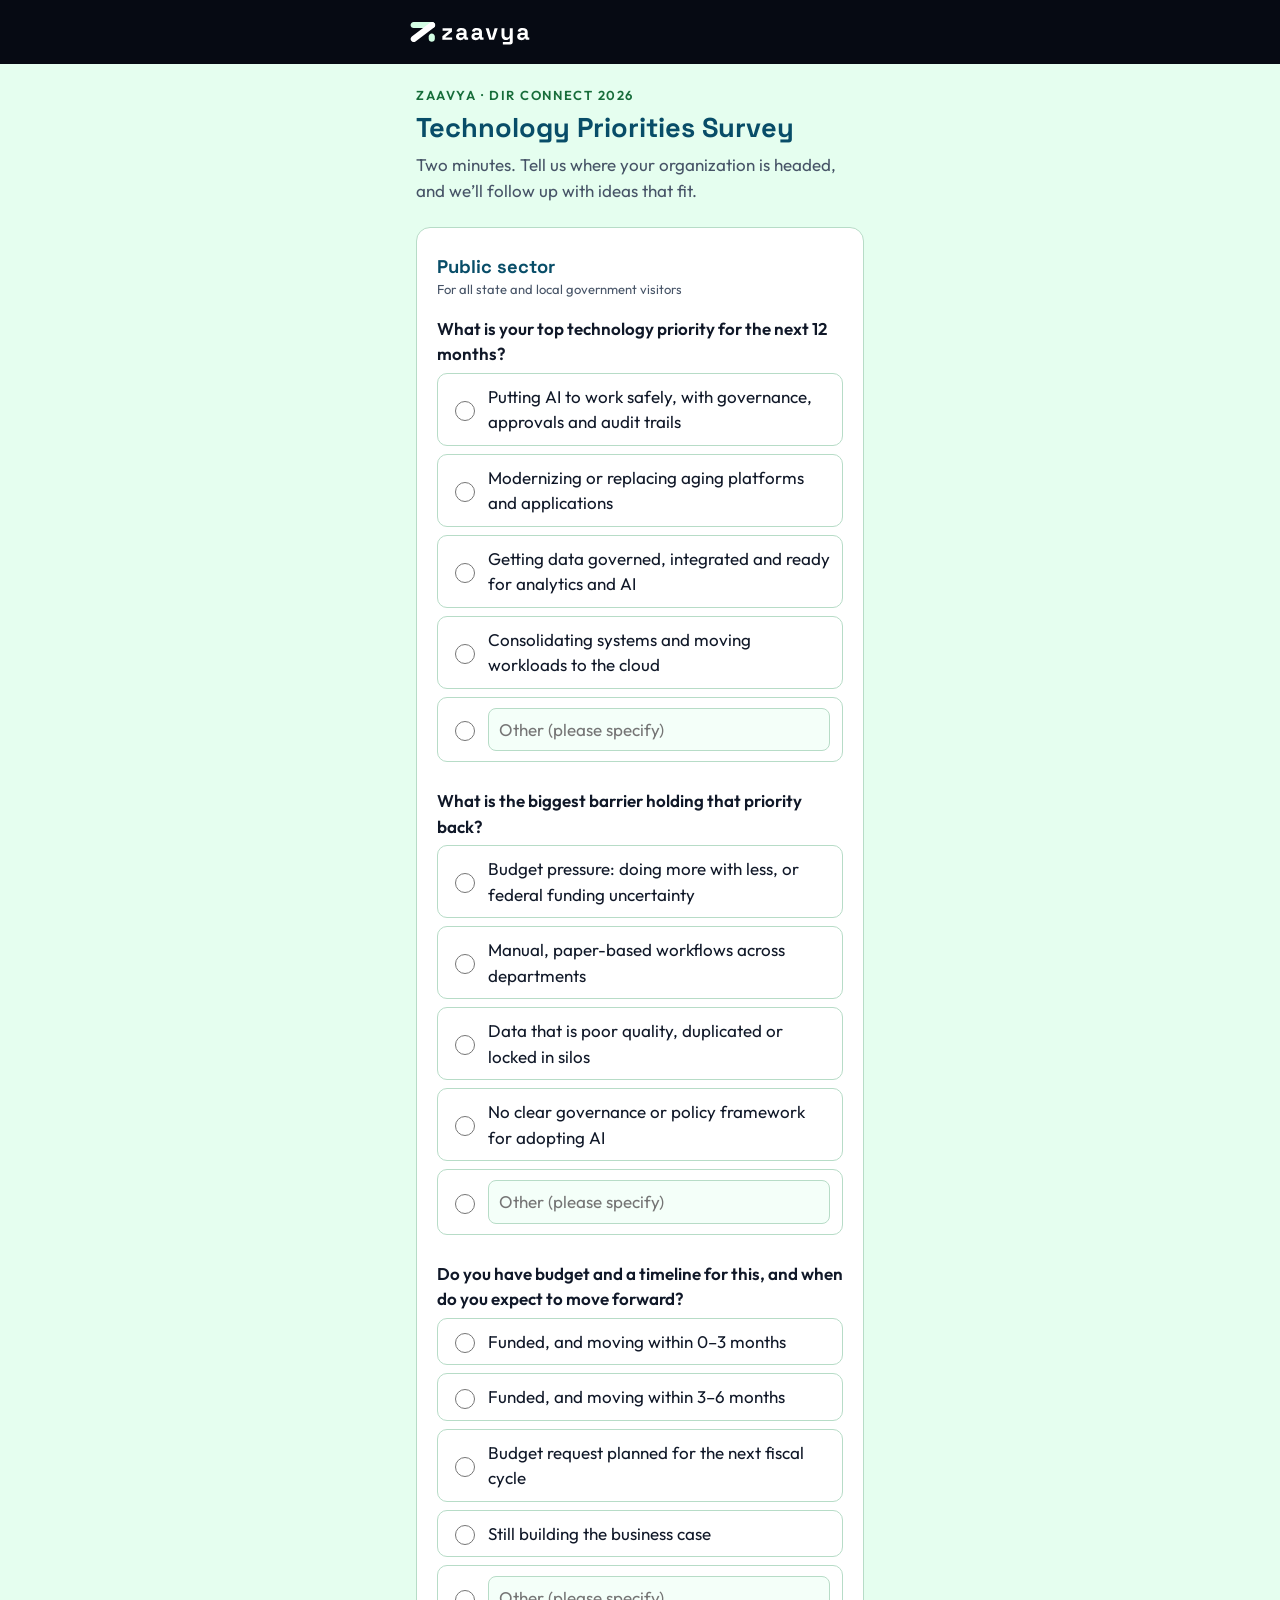
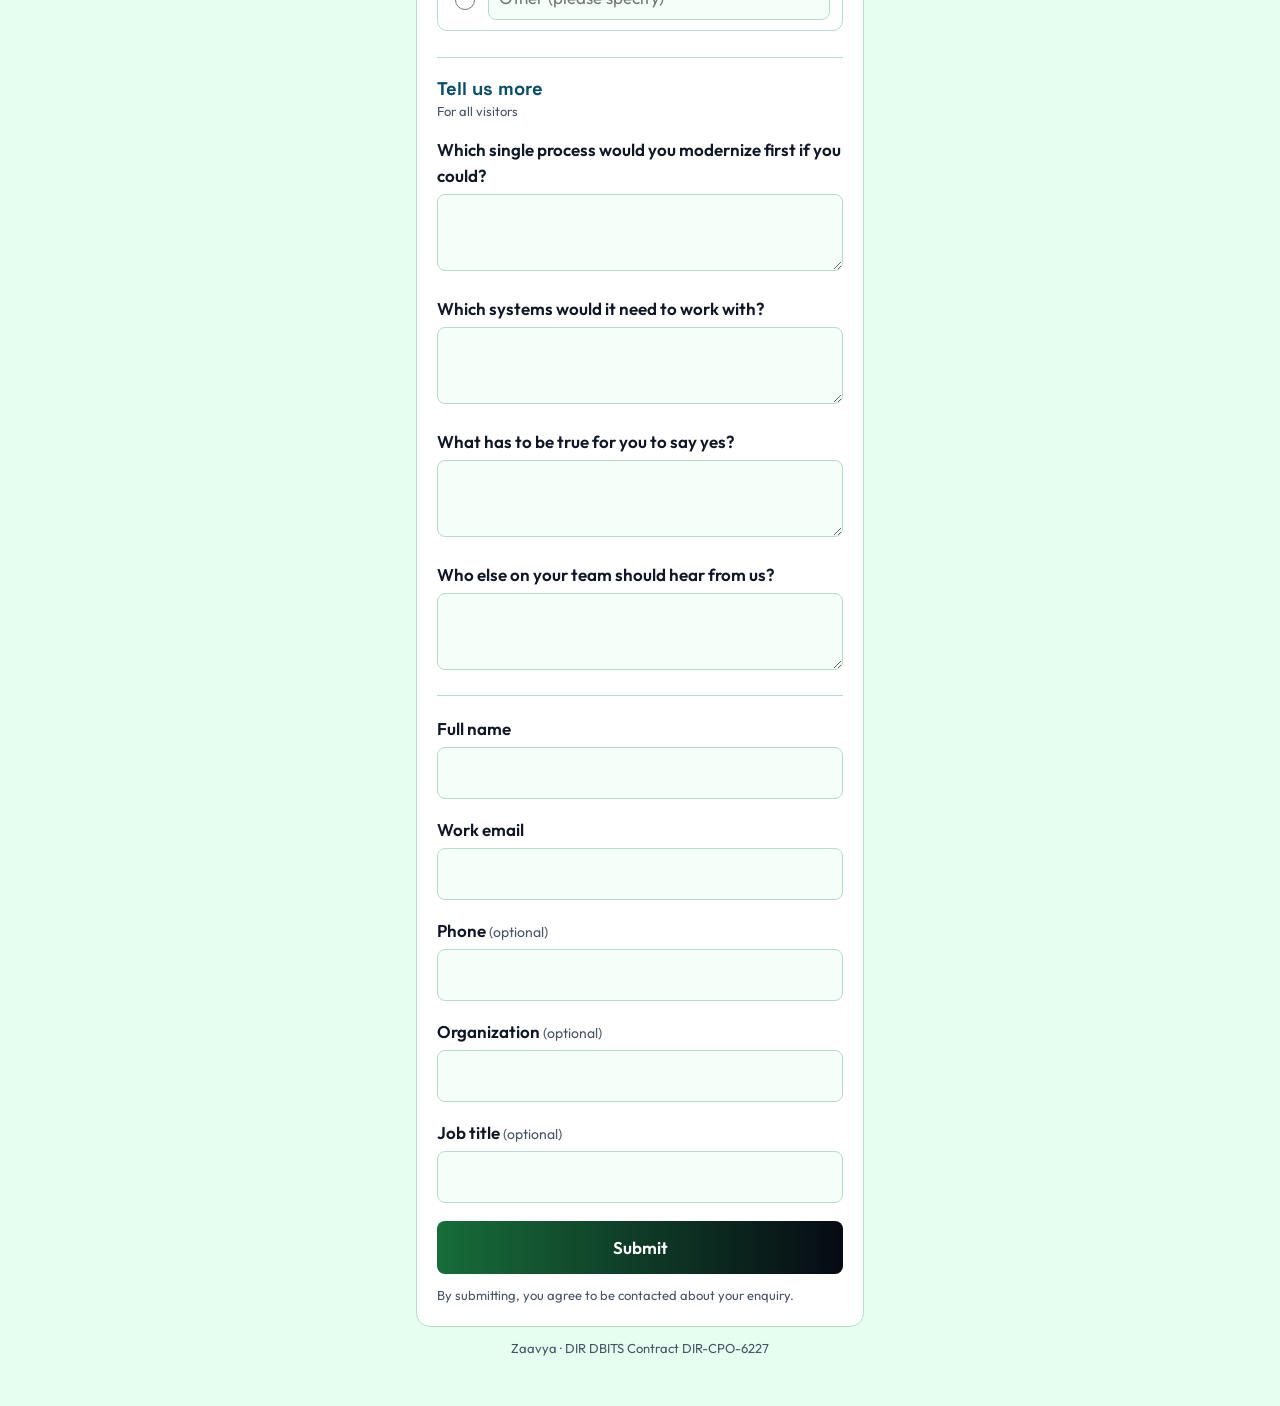
<file: index.html>
<!doctype html>
<meta charset="utf-8">
<meta name="robots" content="noindex">
<title>Opening…</title>
<script>
// Old address kept alive for links and QR codes already shared; tracking tags are passed along.
var p = new URLSearchParams(location.search);
var dest = p.has("staff") ? "booth/" : p.get("f") === "healthcare" ? "healthcare/" : "assessment/";
p.delete("staff");
p.delete("f");
var q = p.toString();
location.replace("" + dest + (q ? "?" + q : ""));
</script>
</file>
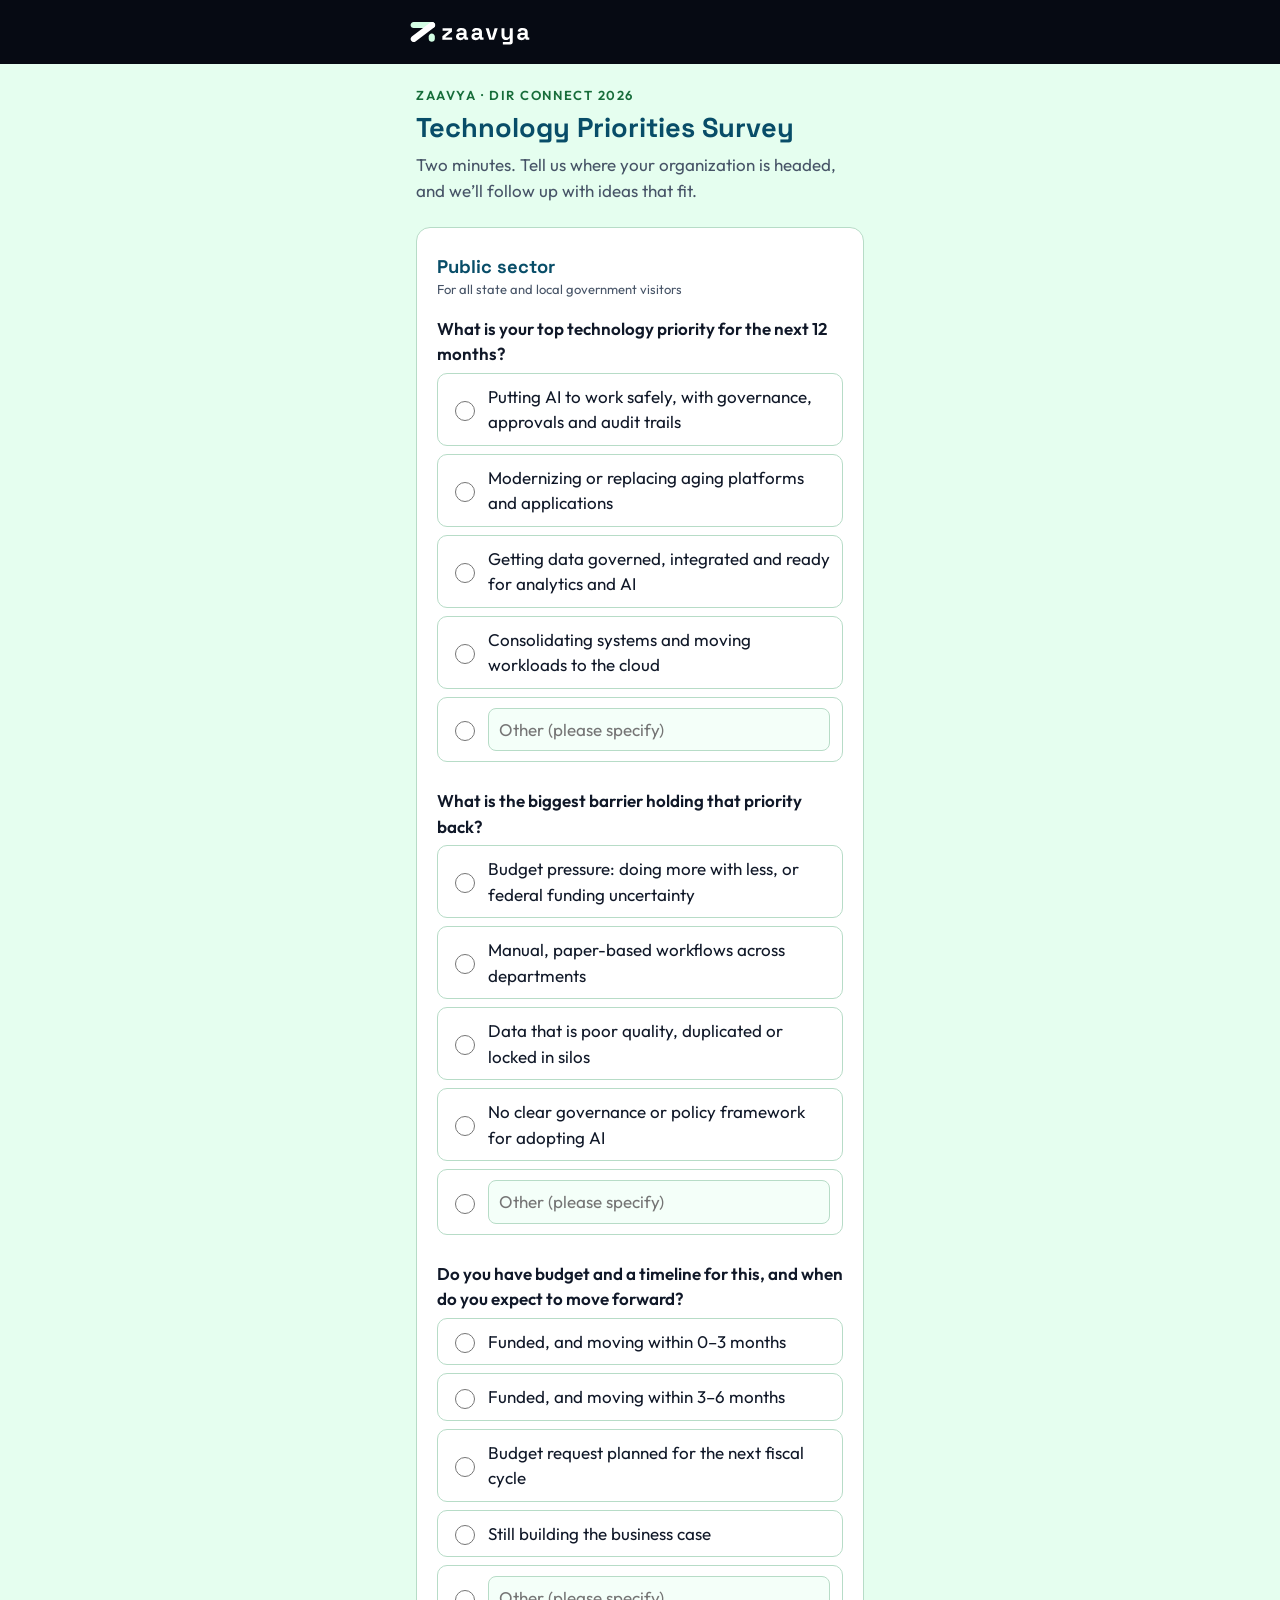
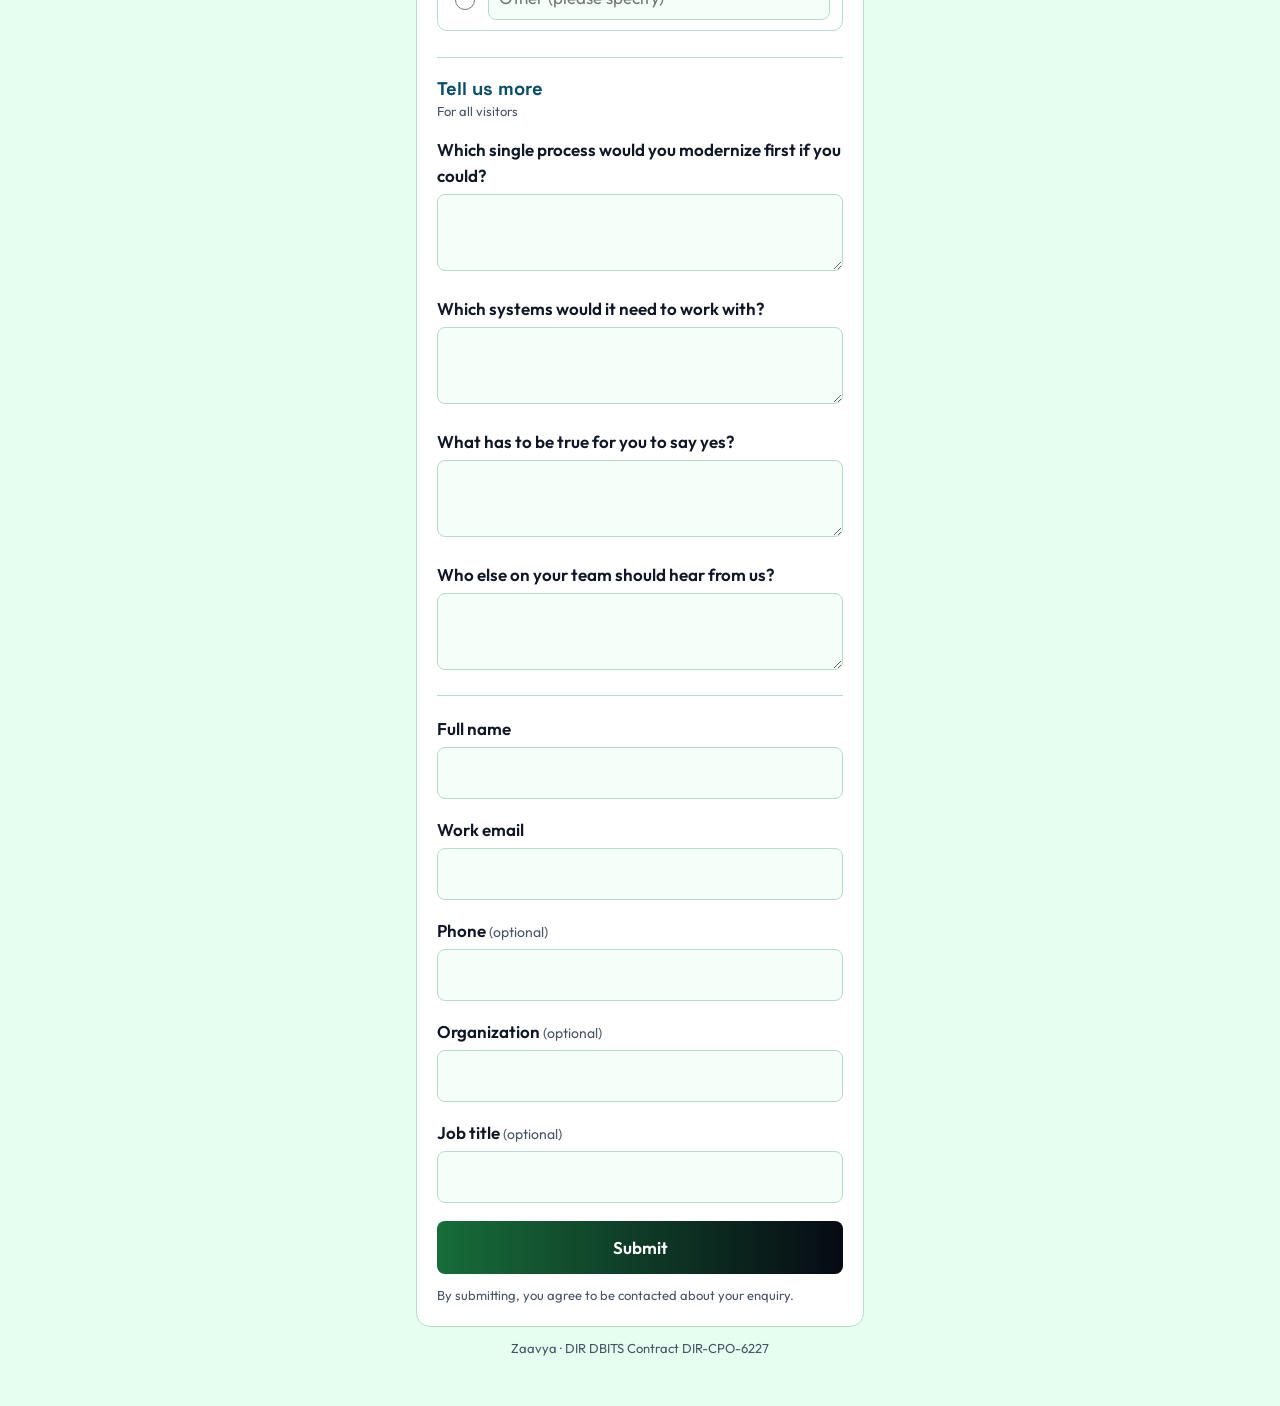
<file: assessment/index.html>
<!doctype html>
<html lang="en">
<head>
<meta charset="utf-8">
<meta name="viewport" content="width=device-width, initial-scale=1">
<meta name="robots" content="noindex">
<title>Get in touch</title>
<link rel="stylesheet" href="../app.css?v=1791460948">
</head>
<body data-form="general">
<script src="../forms.config.js?v=1791460948"></script>
<script src="../app.js?v=1791460948"></script>
</body>
</html>
</file>
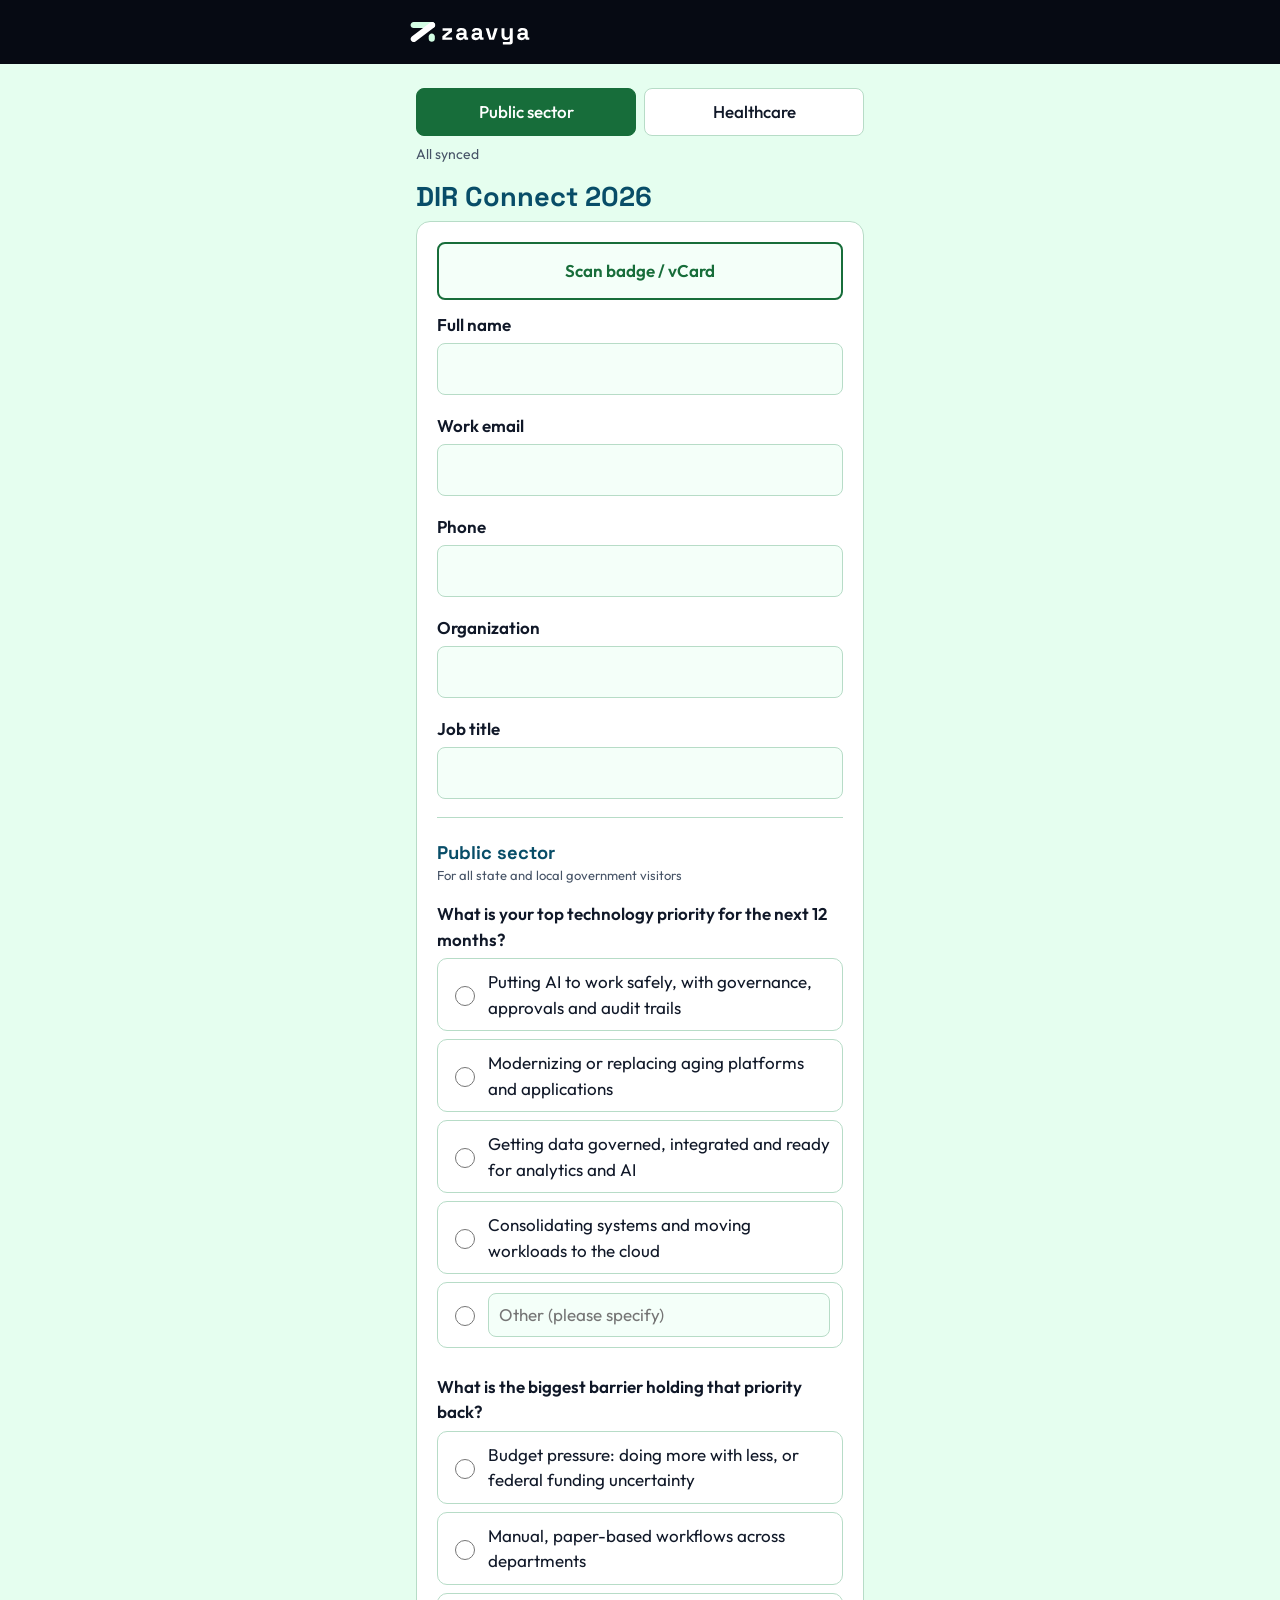
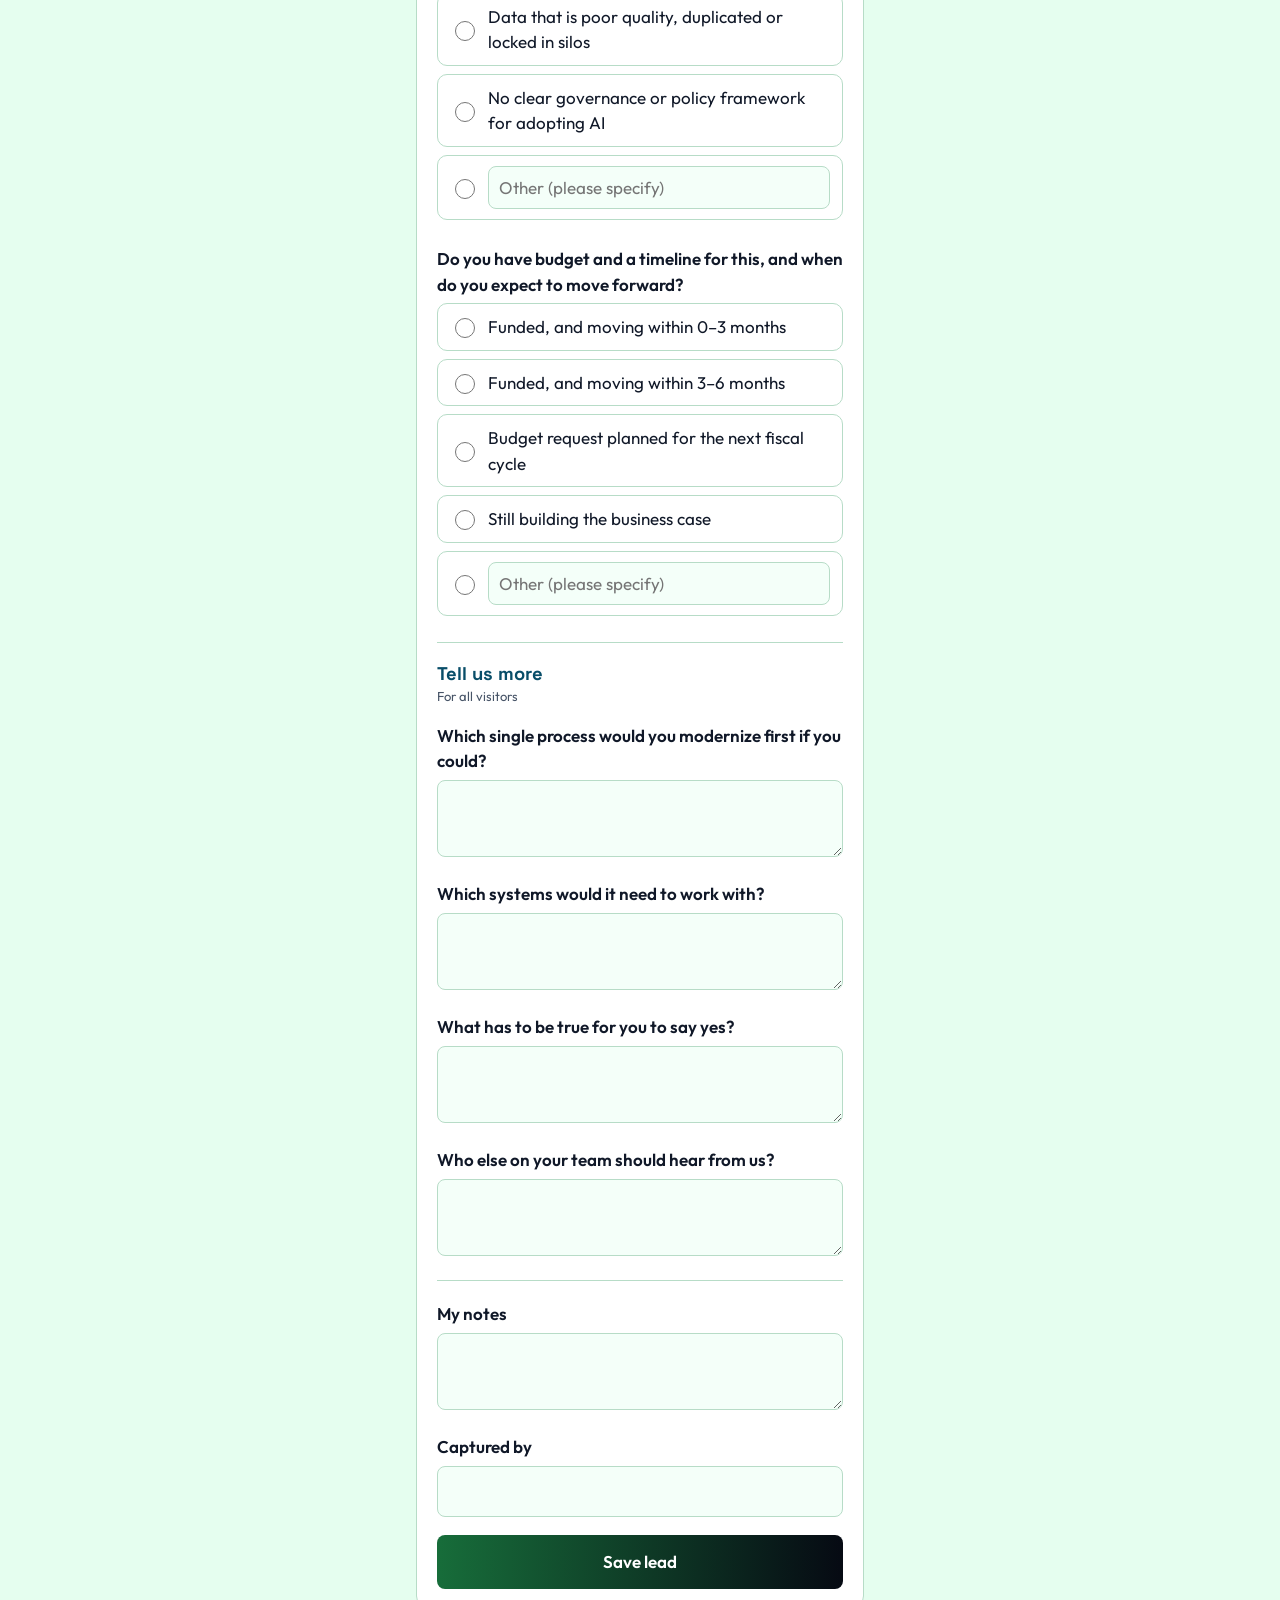
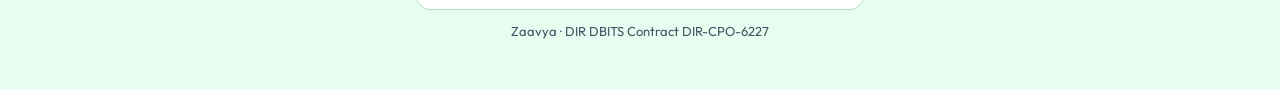
<file: booth/index.html>
<!doctype html>
<html lang="en">
<head>
<meta charset="utf-8">
<meta name="viewport" content="width=device-width, initial-scale=1">
<meta name="robots" content="noindex">
<link rel="manifest" href="../manifest.json">
<meta name="theme-color" content="#060a13">
<link rel="apple-touch-icon" href="../icons/icon-192.png">
<meta name="apple-mobile-web-app-capable" content="yes">
<title>Get in touch</title>
<link rel="stylesheet" href="../app.css?v=1791460948">
</head>
<body data-mode="staff">
<script src="../forms.config.js?v=1791460948"></script>
<script src="../app.js?v=1791460948"></script>
</body>
</html>
</file>
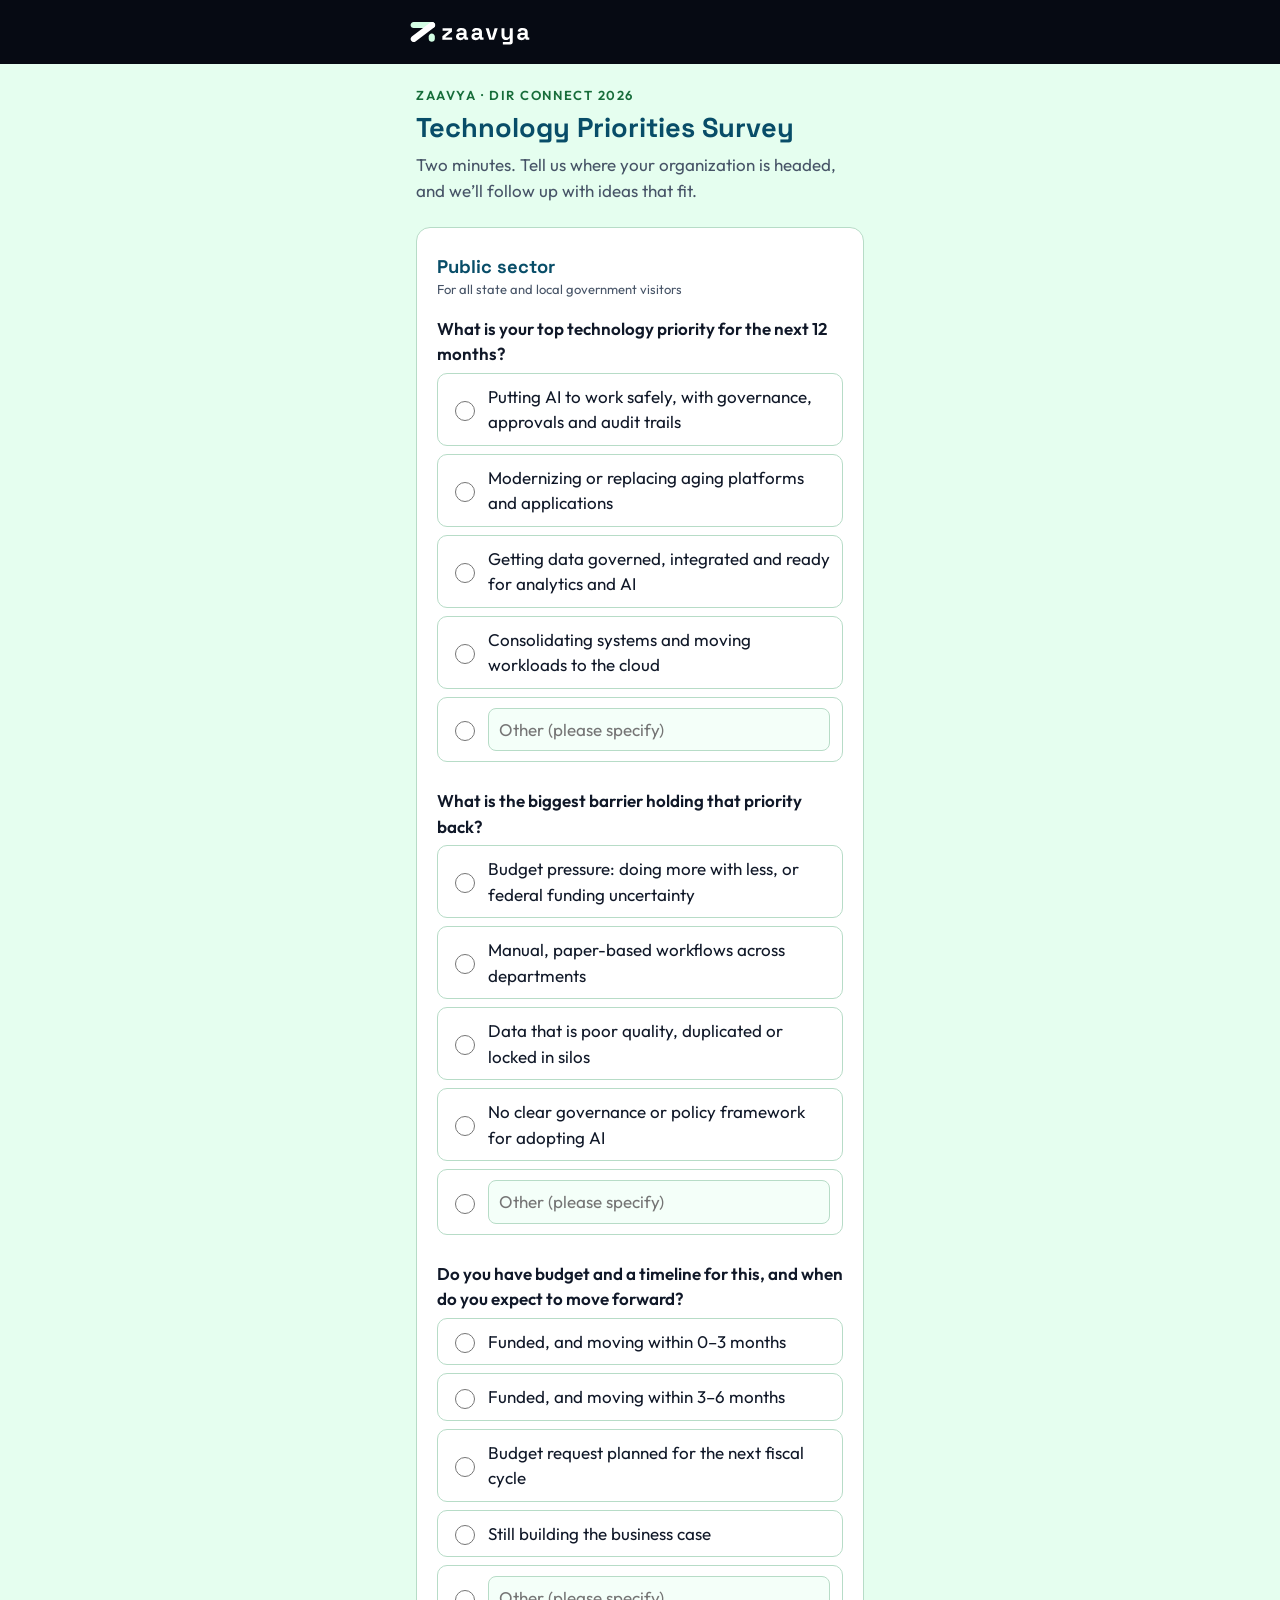
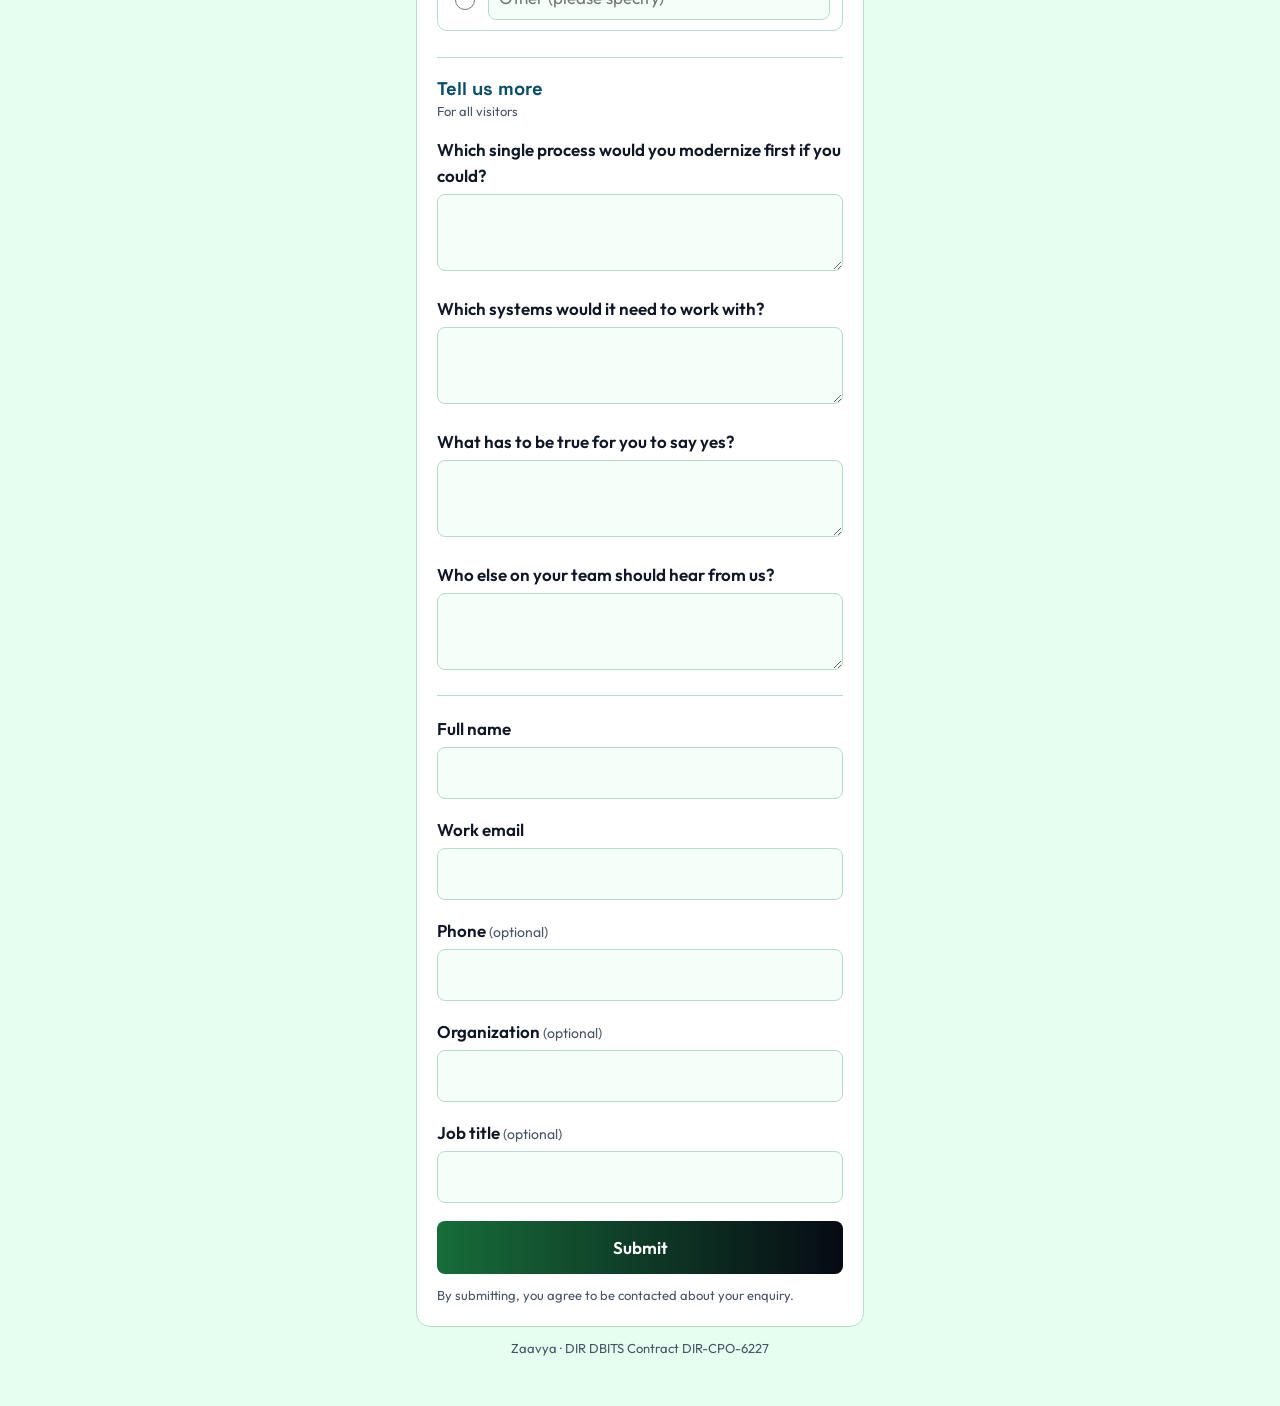
<file: dir-connect-26/index.html>
<!doctype html>
<meta charset="utf-8">
<meta name="robots" content="noindex">
<title>Opening…</title>
<script>
// Old address kept alive for links and QR codes already shared; tracking tags are passed along.
var p = new URLSearchParams(location.search);
var dest = p.has("staff") ? "booth/" : p.get("f") === "healthcare" ? "healthcare/" : "assessment/";
p.delete("staff");
p.delete("f");
var q = p.toString();
location.replace("../" + dest + (q ? "?" + q : ""));
</script>
</file>
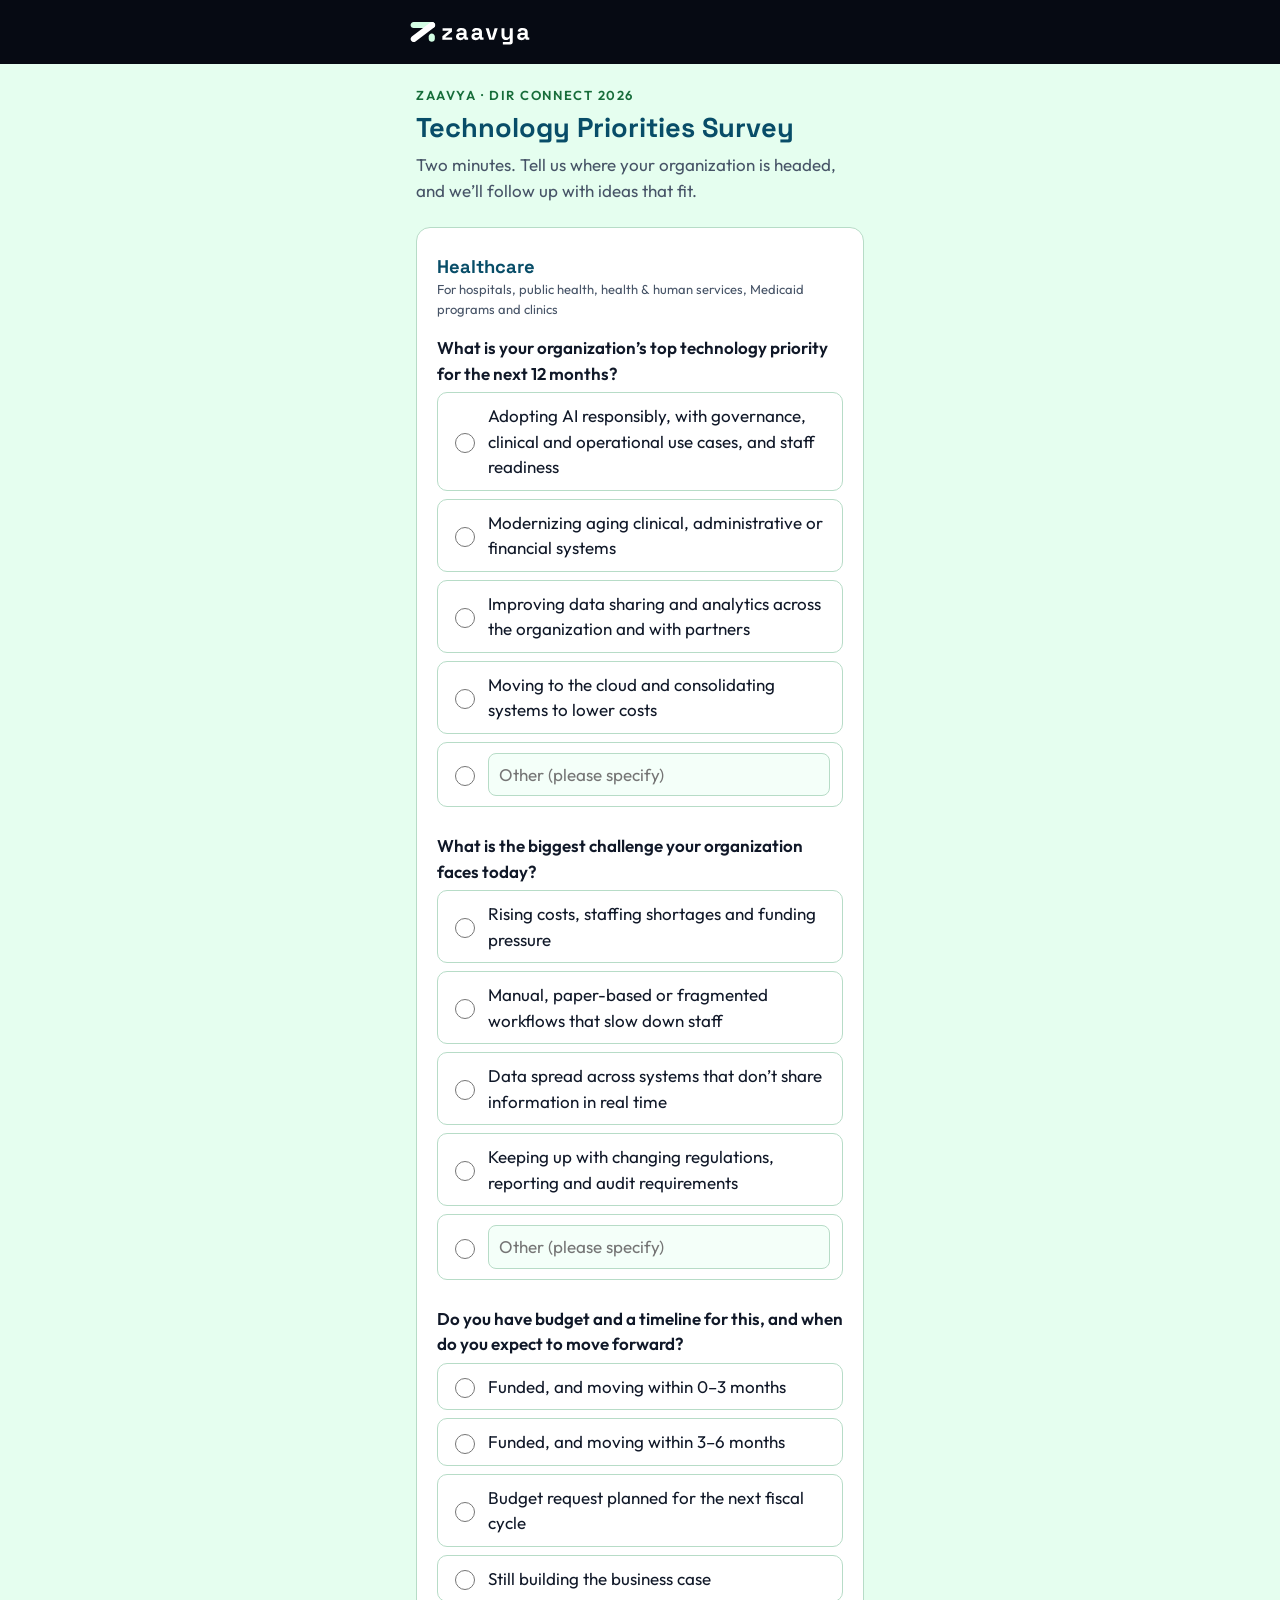
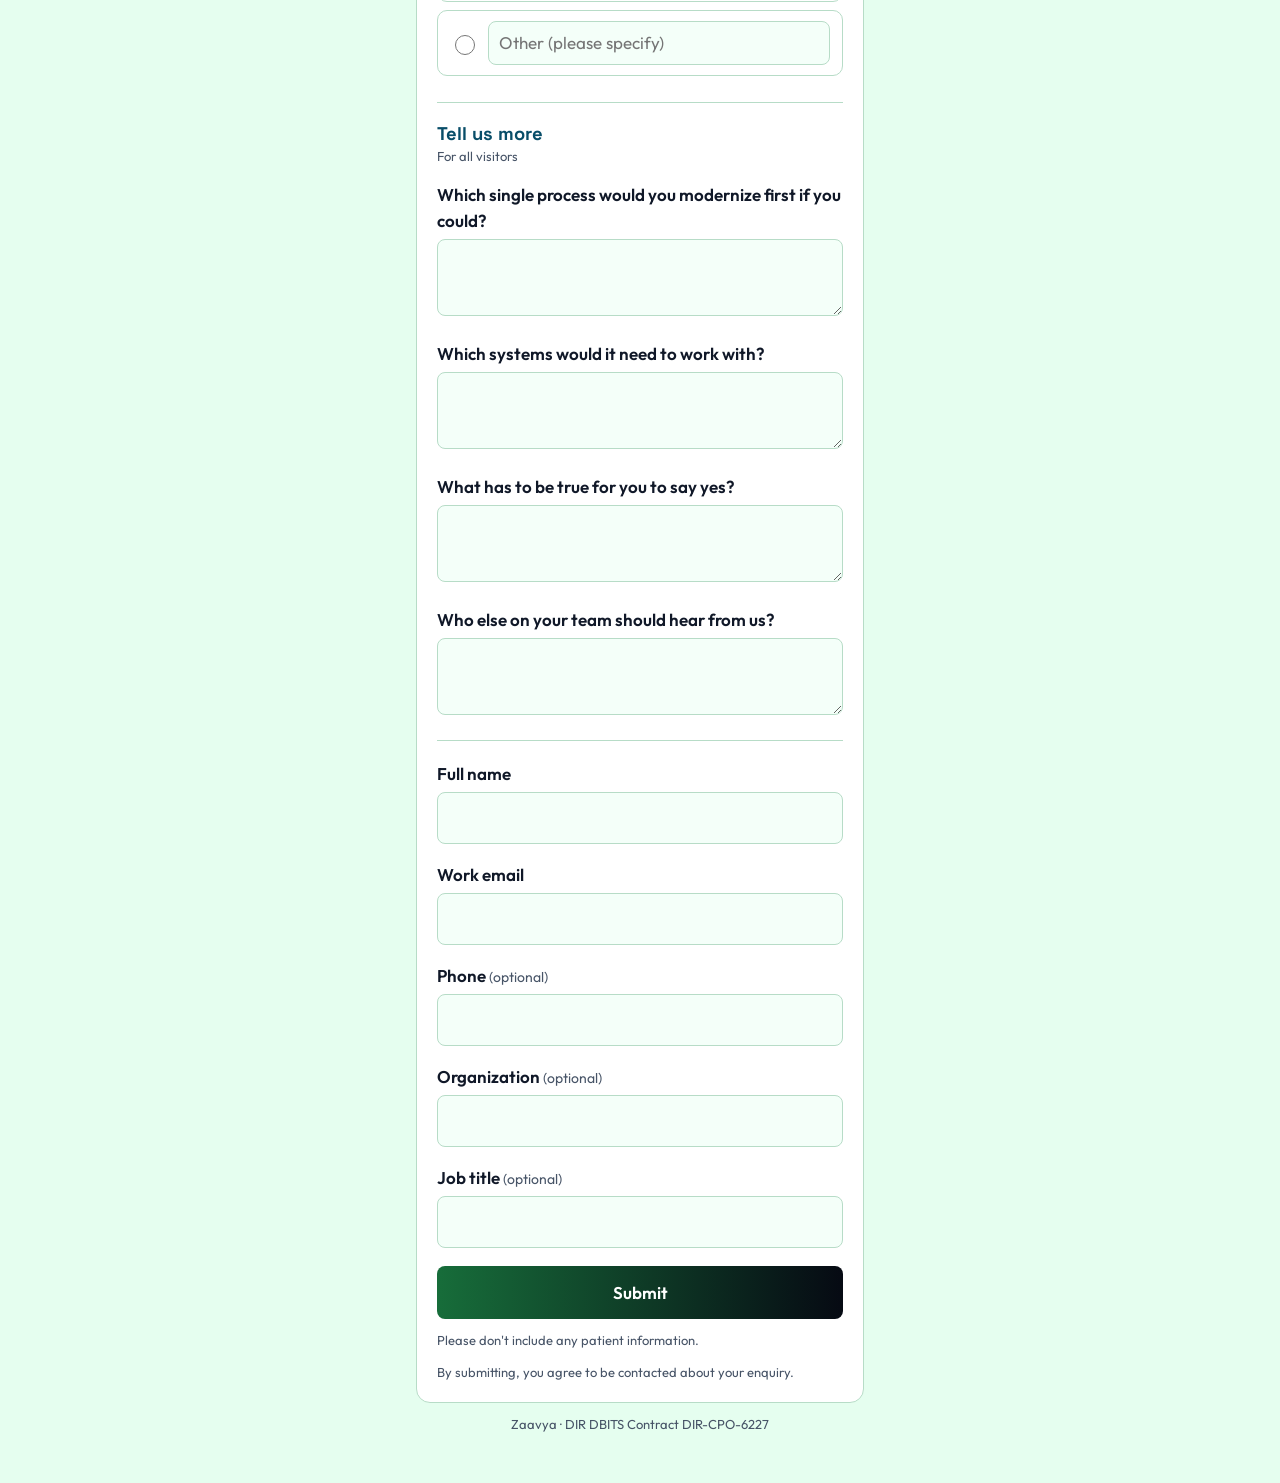
<file: healthcare/index.html>
<!doctype html>
<html lang="en">
<head>
<meta charset="utf-8">
<meta name="viewport" content="width=device-width, initial-scale=1">
<meta name="robots" content="noindex">
<title>Get in touch</title>
<link rel="stylesheet" href="../app.css?v=1791460948">
</head>
<body data-form="healthcare">
<script src="../forms.config.js?v=1791460948"></script>
<script src="../app.js?v=1791460948"></script>
</body>
</html>
</file>
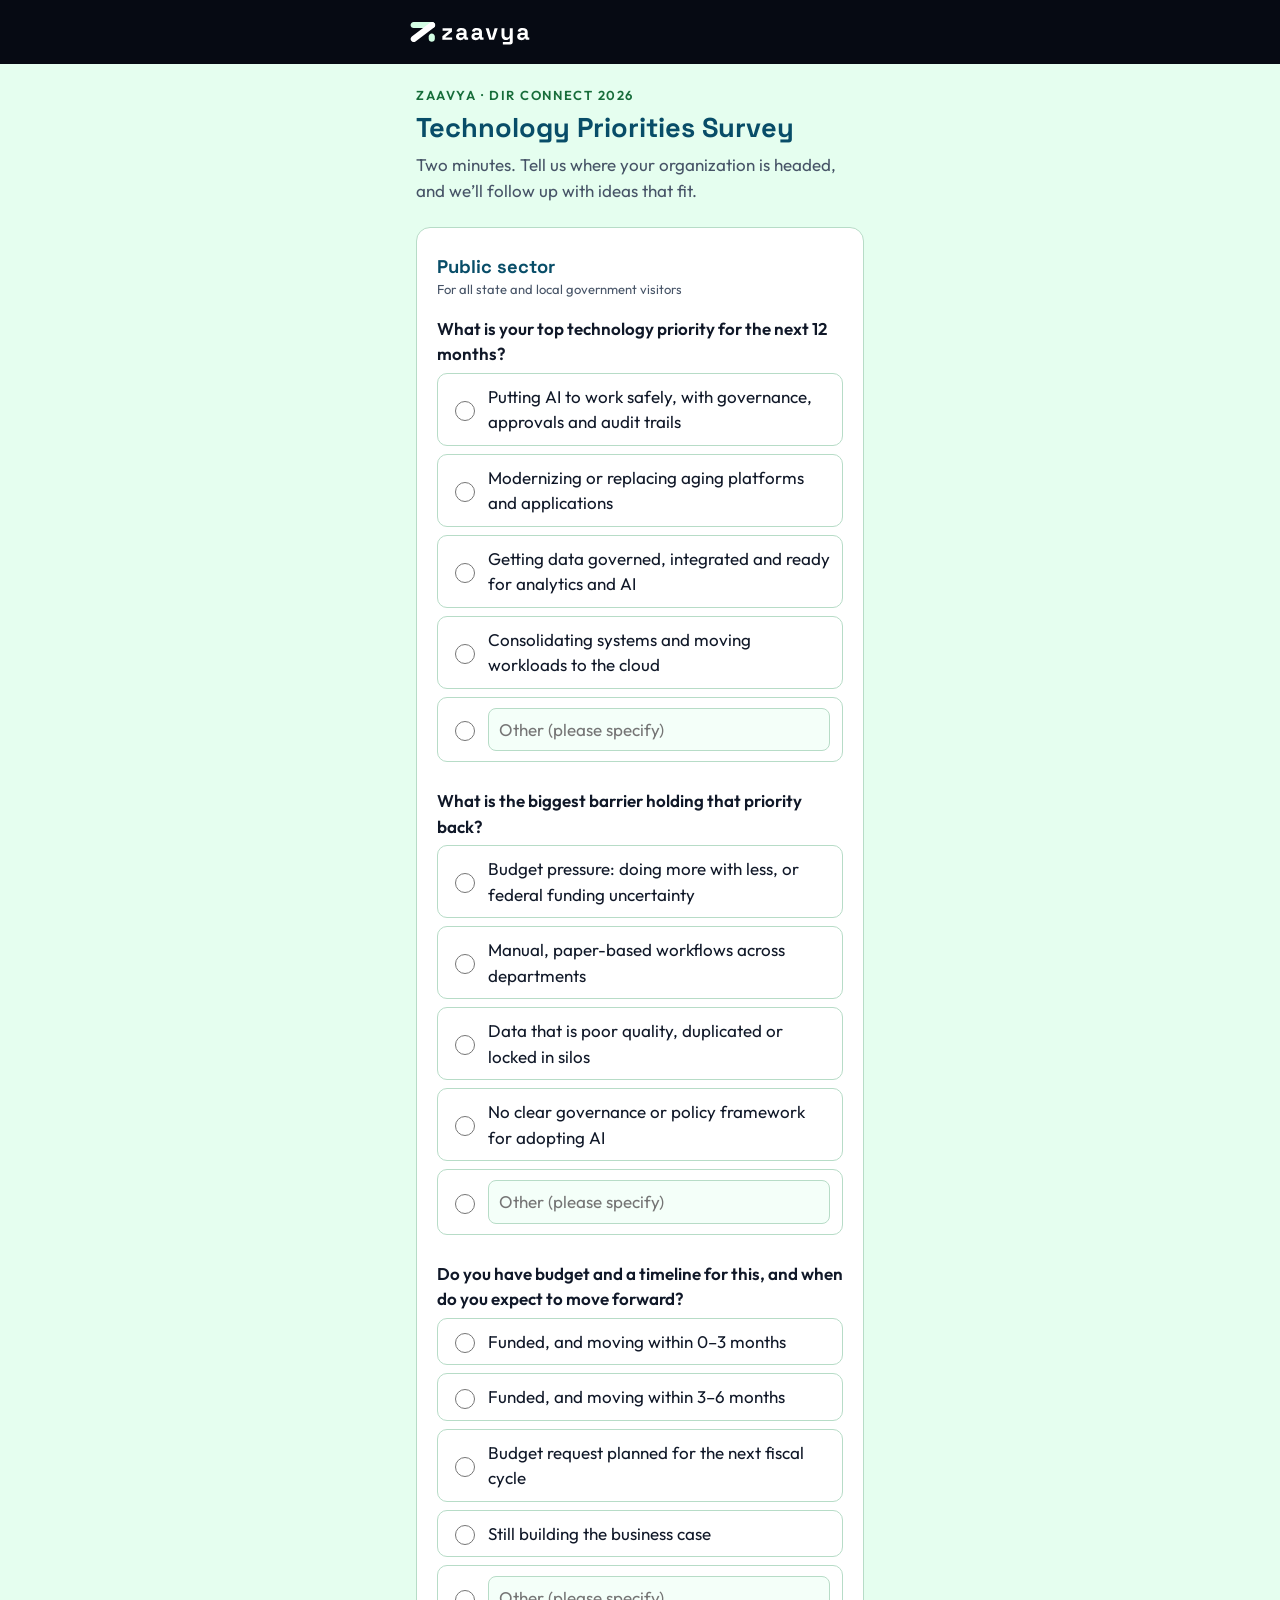
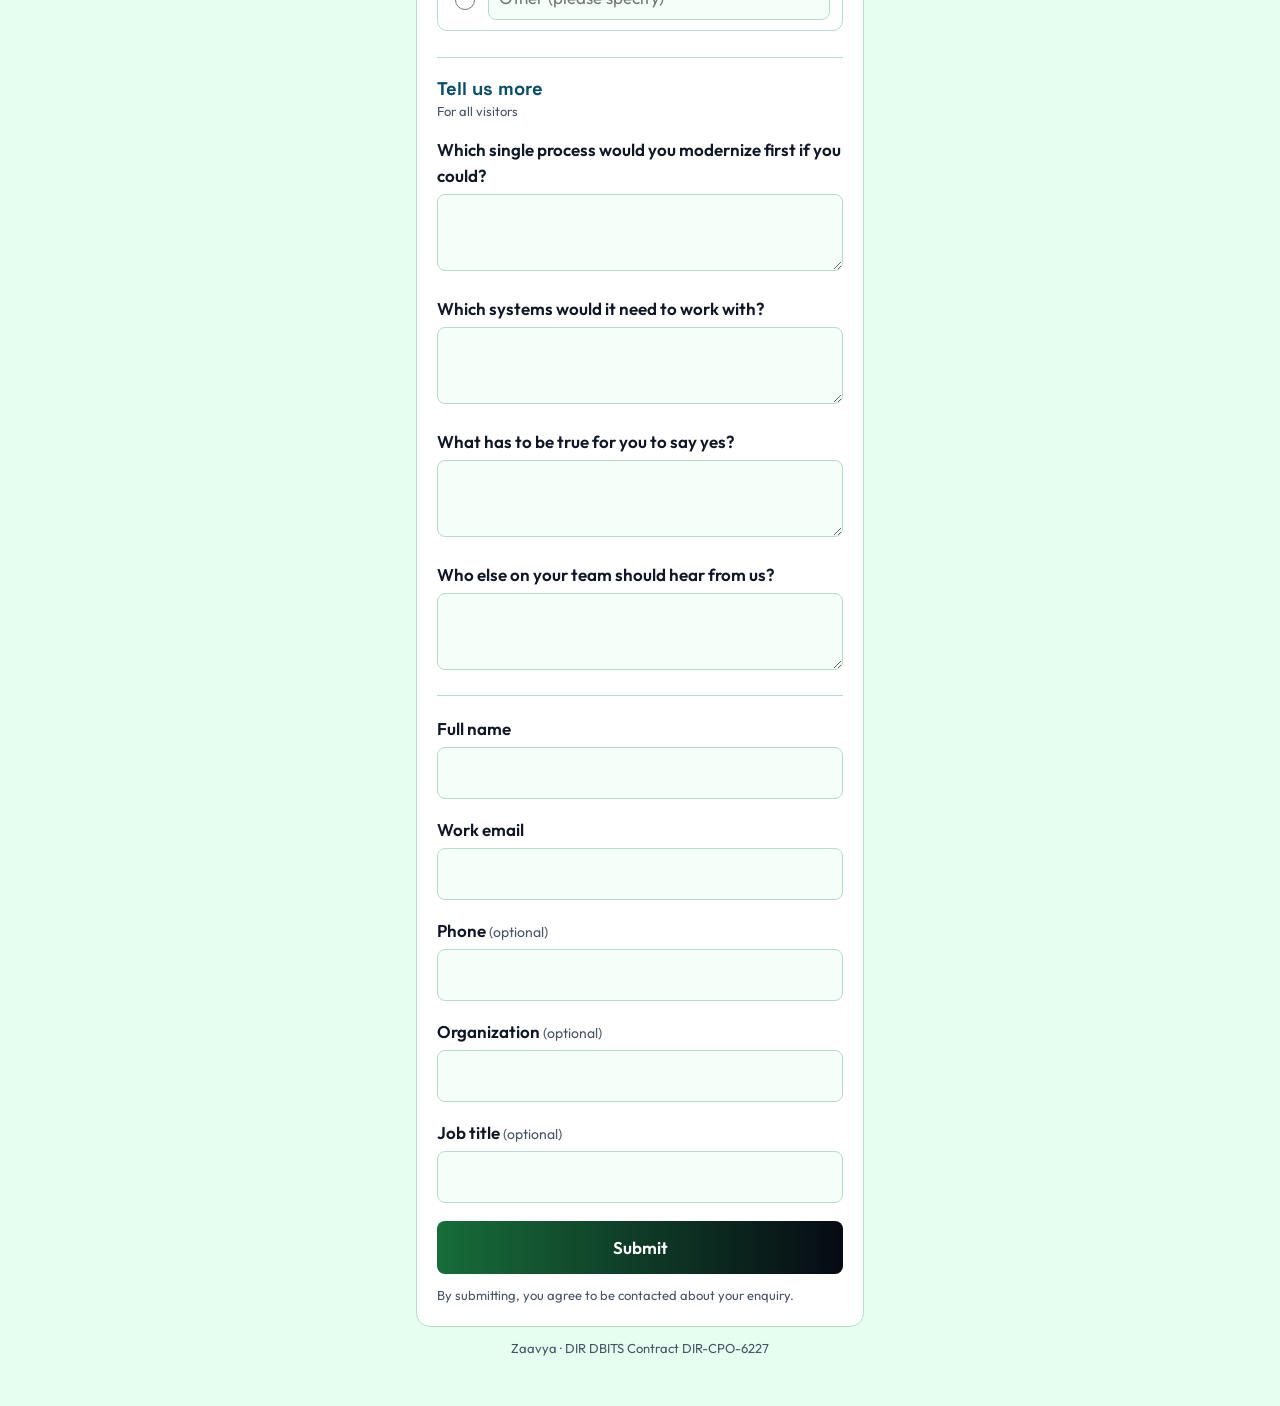
<file: dir-connect-26/general/index.html>
<!doctype html>
<meta charset="utf-8">
<meta name="robots" content="noindex">
<title>Opening…</title>
<script>
// Old address kept alive for links and QR codes already shared; tracking tags are passed along.
location.replace("../../assessment/" + location.search);
</script>
</file>
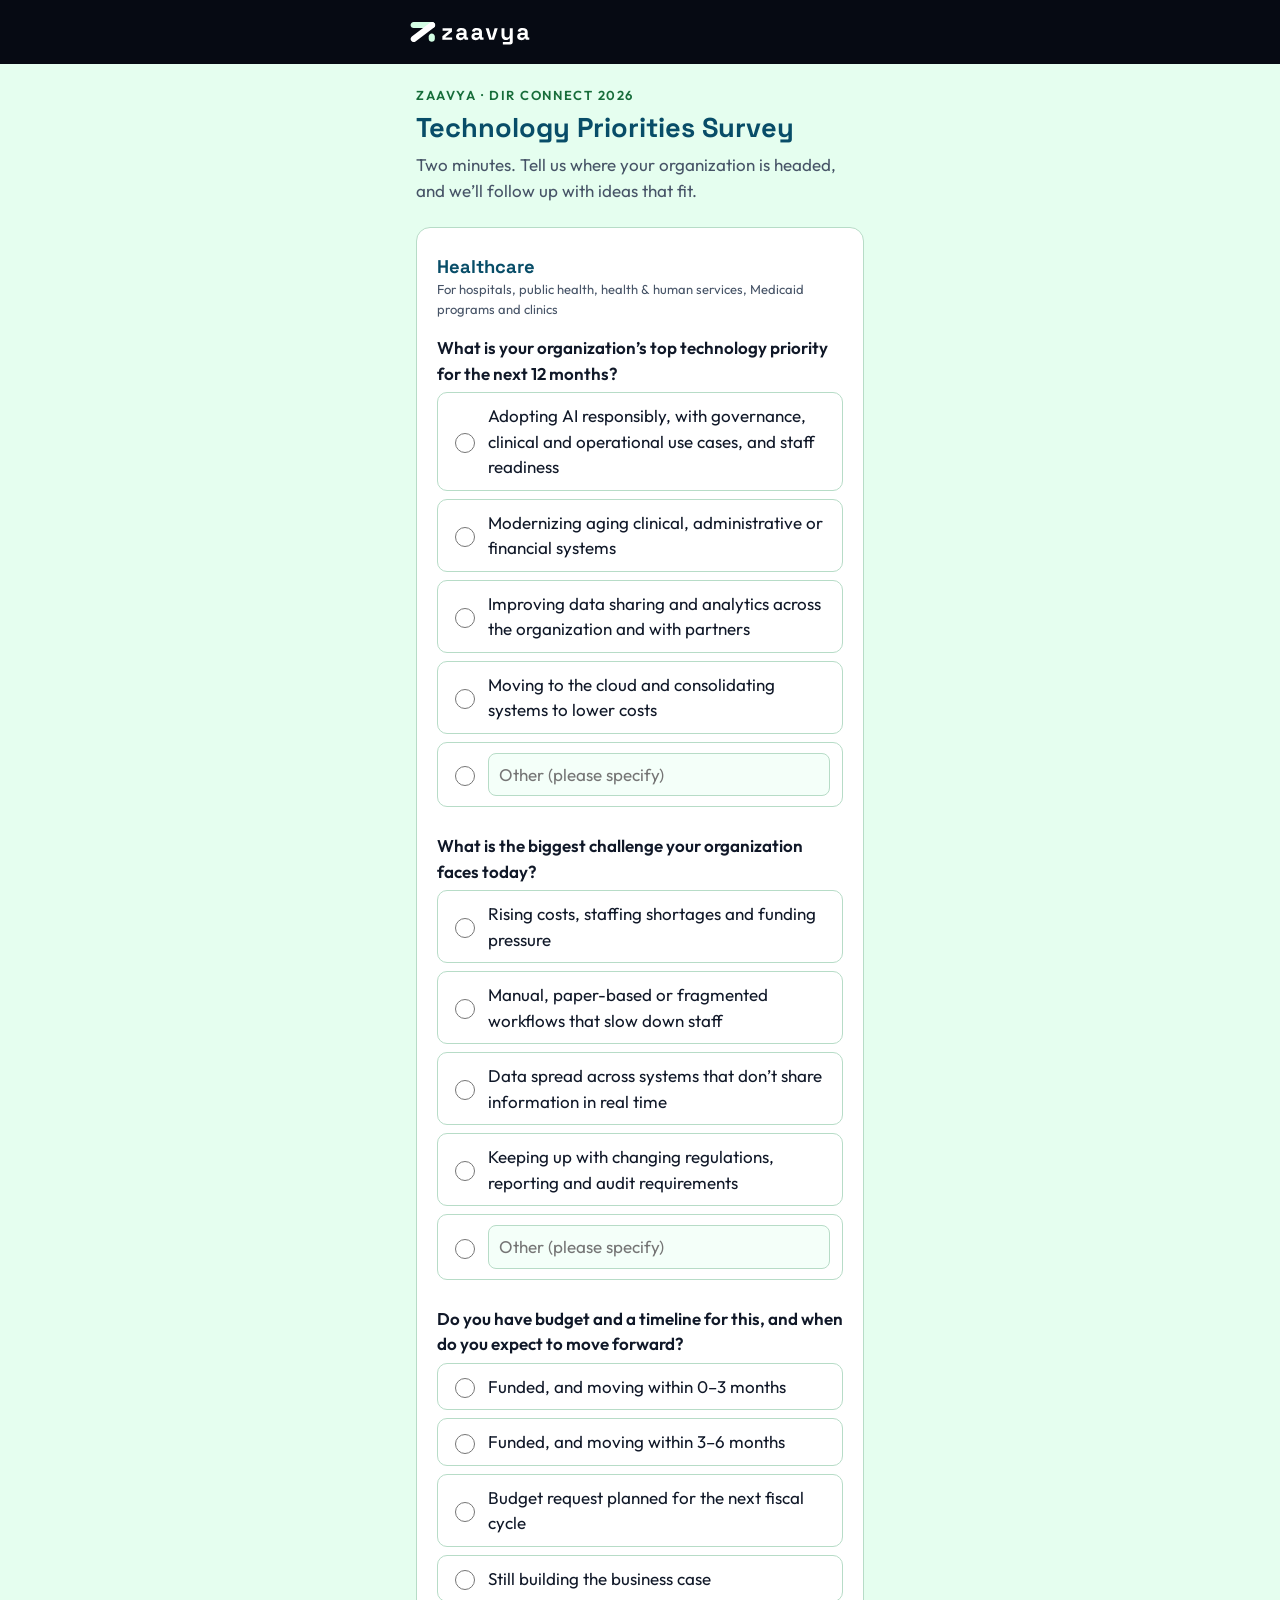
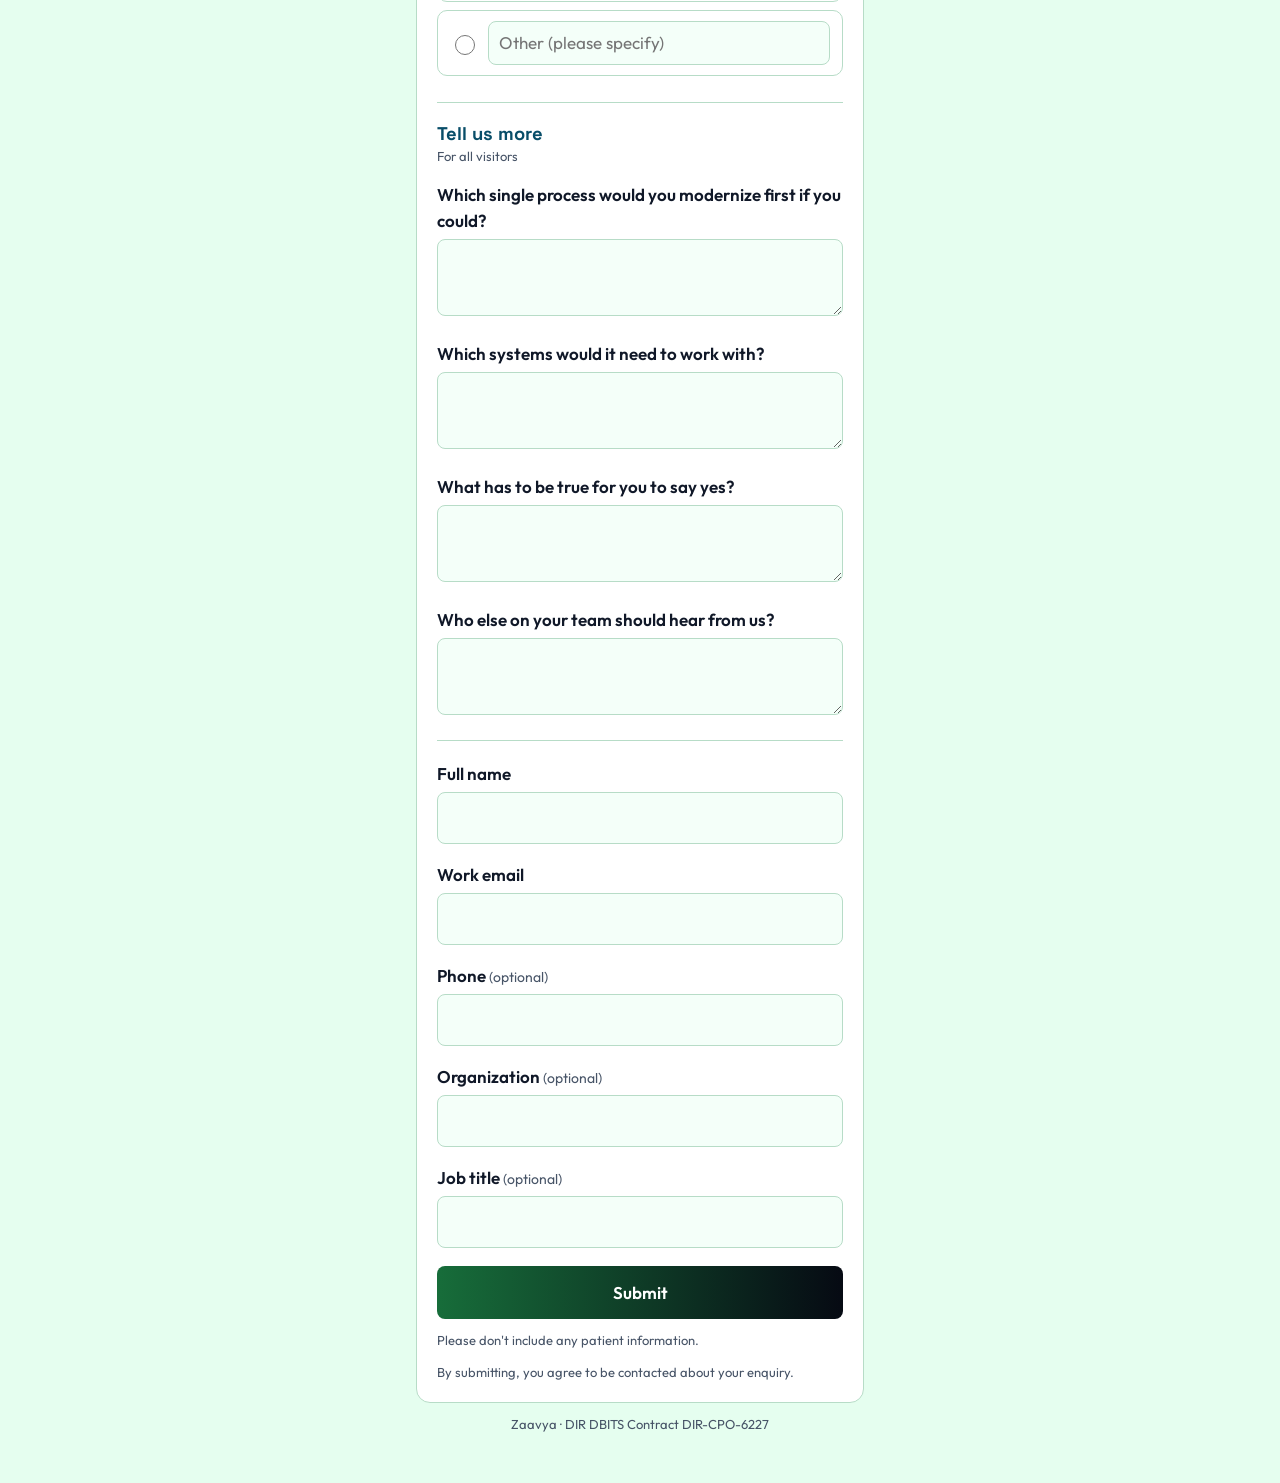
<file: dir-connect-26/healthcare/index.html>
<!doctype html>
<meta charset="utf-8">
<meta name="robots" content="noindex">
<title>Opening…</title>
<script>
// Old address kept alive for links and QR codes already shared; tracking tags are passed along.
location.replace("../../healthcare/" + location.search);
</script>
</file>
<file: app.css>
@import url("https://fonts.googleapis.com/css2?family=Outfit:wght@400;500;600&family=Space+Grotesk:wght@700&display=swap");

  /* Colors and fonts follow www.zaavya.com so the forms feel like part of the site. */
  :root {
    color-scheme: light;
    --bg: #e5feef; --card: #fff; --field: #f4fff9; --text: #101828; --muted: #475467;
    --line: #b7dcc7; --accent: #176d3a; --accent-text: #fff; --error: #b42318;
    --heading: #084d68; --dark: #060a13;
    --font-body: "Outfit", system-ui, -apple-system, "Segoe UI", Roboto, sans-serif;
    --font-heading: "Space Grotesk", var(--font-body);
  }
  * { box-sizing: border-box; }
  body {
    margin: 0; background: var(--bg); color: var(--text);
    font: 17px/1.5 var(--font-body);
  }
  header.site { background: var(--dark); padding: 14px 16px; }
  header.site img { display: block; height: 36px; width: auto; }
  header.site div { max-width: 480px; margin: 0 auto; }
  main { max-width: 480px; margin: 0 auto; padding: 24px 16px 48px; overflow-wrap: break-word; }
  h1 {
    font: 700 1.7rem/1.2 var(--font-heading); color: var(--heading); margin: 0 0 8px;
  }
  .intro { color: var(--muted); margin: 0 0 24px; }
  form, .done {
    background: var(--card); border: 1px solid var(--line); border-radius: 14px; padding: 20px;
  }
  .field { margin-bottom: 18px; }
  label, legend { display: block; font-weight: 600; margin-bottom: 6px; padding: 0; }
  .opt { font-weight: 400; color: var(--muted); font-size: .875rem; }
  input[type=text], input[type=email], input[type=tel], select, textarea {
    width: 100%; padding: 12px; font: inherit; color: inherit;
    background: var(--field); border: 1px solid var(--line); border-radius: 8px;
  }
  textarea { min-height: 64px; resize: vertical; }
  input:focus-visible, select:focus-visible, textarea:focus-visible, button:focus-visible {
    outline: 2px solid var(--accent); outline-offset: 2px;
  }
  /* min-width: fieldsets otherwise refuse to shrink below their content on narrow phones. */
  fieldset { border: 0; margin: 0; padding: 0; min-width: 0; }
  .check {
    display: flex; align-items: center; gap: 10px; font-weight: 400; margin: 0;
    padding: 10px 12px; border: 1px solid var(--line); border-radius: 10px; margin-bottom: 8px;
  }
  .check input { width: 20px; height: 20px; accent-color: var(--accent); flex: none; }
  .check.other input[type=text] { flex: 1 1 0; min-width: 0; width: 0; height: auto; padding: 8px 10px; }
  .check:has(input:checked) { border-color: var(--accent); background: var(--field); }
  .eyebrow {
    font: 600 .8125rem/1.2 var(--font-body); letter-spacing: .12em; text-transform: uppercase;
    color: var(--accent); margin: 0 0 8px;
  }
  .section { margin: 4px 0 16px; padding-top: 4px; }
  .section:not(:first-child) { border-top: 1px solid var(--line); padding-top: 20px; }
  .section h2 { font: 700 1.15rem/1.2 var(--font-heading); color: var(--heading); margin: 0 0 2px; }
  .section p { margin: 0; }
  .foot { text-align: center; margin-top: 20px; }
  hr { border: 0; border-top: 1px solid var(--line); margin: 4px 0 20px; }
  button {
    width: 100%; padding: 14px; font: inherit; font-weight: 600; cursor: pointer;
    color: var(--accent-text); background: linear-gradient(90deg, var(--accent), var(--dark));
    border: 0; border-radius: 8px;
  }
  button[disabled] { opacity: .6; cursor: progress; }
  button.secondary {
    color: var(--accent); background: var(--field); border: 2px solid var(--accent); margin-bottom: 12px;
  }
  button.link {
    width: auto; padding: 0; color: var(--accent); background: none; text-decoration: underline;
  }
  .small { color: var(--muted); font-size: .8125rem; margin: 12px 0 0; }
  .error { color: var(--error); font-weight: 600; margin: 0 0 12px; }
  .done { text-align: center; padding: 40px 20px; }
  .done .tick { font-size: 2.5rem; line-height: 1; color: var(--accent); }
  .hp { position: absolute; left: -9999px; }
  [hidden] { display: none !important; }

  /* Booth staff mode */
  .seg { display: flex; gap: 8px; margin-bottom: 8px; }
  .seg button {
    padding: 10px; color: var(--text); background: var(--card); border: 1px solid var(--line);
    font-weight: 500;
  }
  .seg button[aria-pressed=true] {
    color: var(--accent-text); background: var(--accent); border-color: var(--accent);
  }
  .sync { color: var(--muted); font-size: .875rem; margin-bottom: 16px; }
  #scanInfo { margin: 0 0 18px; }
  #scanner {
    position: fixed; inset: 0; z-index: 10; background: #000; color: #fff;
    display: flex; flex-direction: column;
  }
  #scanner video { flex: 1; min-height: 0; width: 100%; object-fit: cover; }
  #scanner p { margin: 0; padding: 12px 16px; text-align: center; }
  #scanner button { border-radius: 0; background: #fff; color: #000; }
  .toast {
    position: fixed; left: 16px; right: 16px; bottom: 16px; z-index: 5; max-width: 448px; margin: 0 auto;
    padding: 12px 16px; border-radius: 10px; text-align: center; font-weight: 600;
    color: var(--bg); background: var(--text);
  }
</file>
